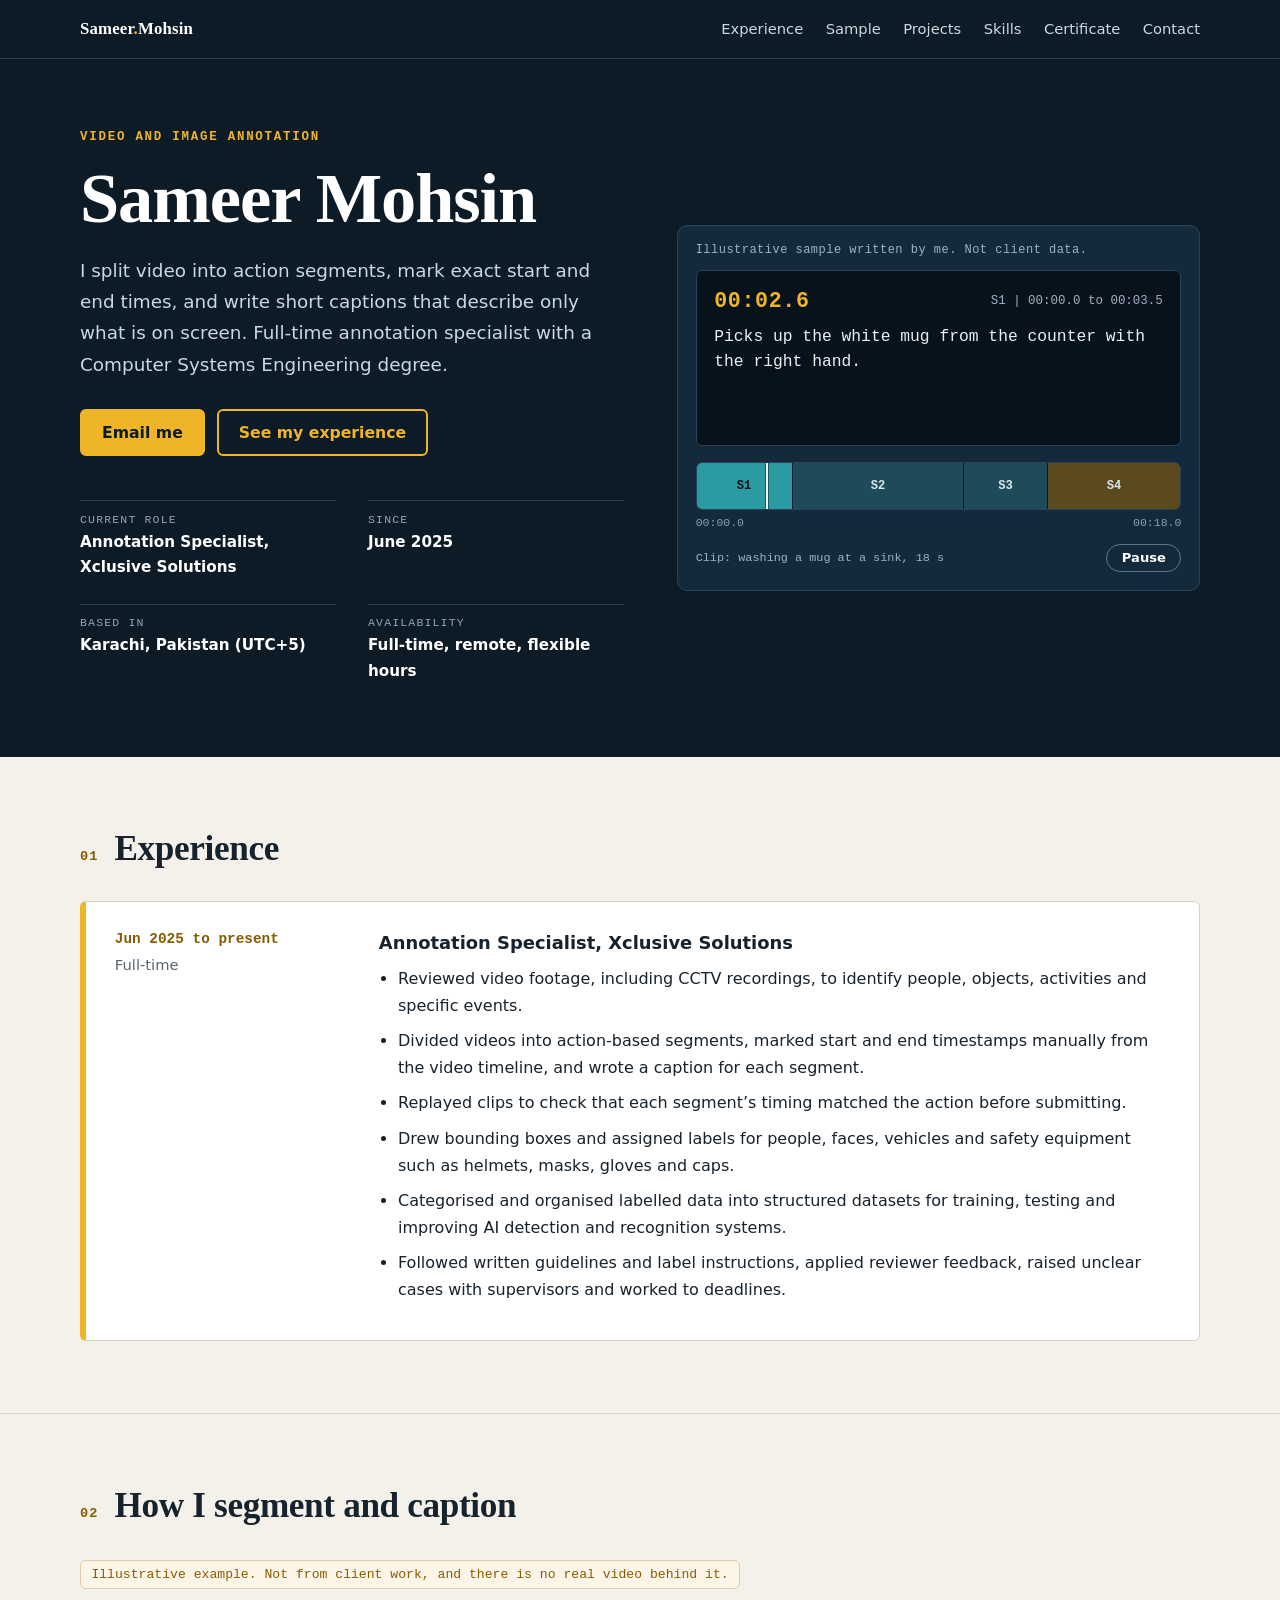
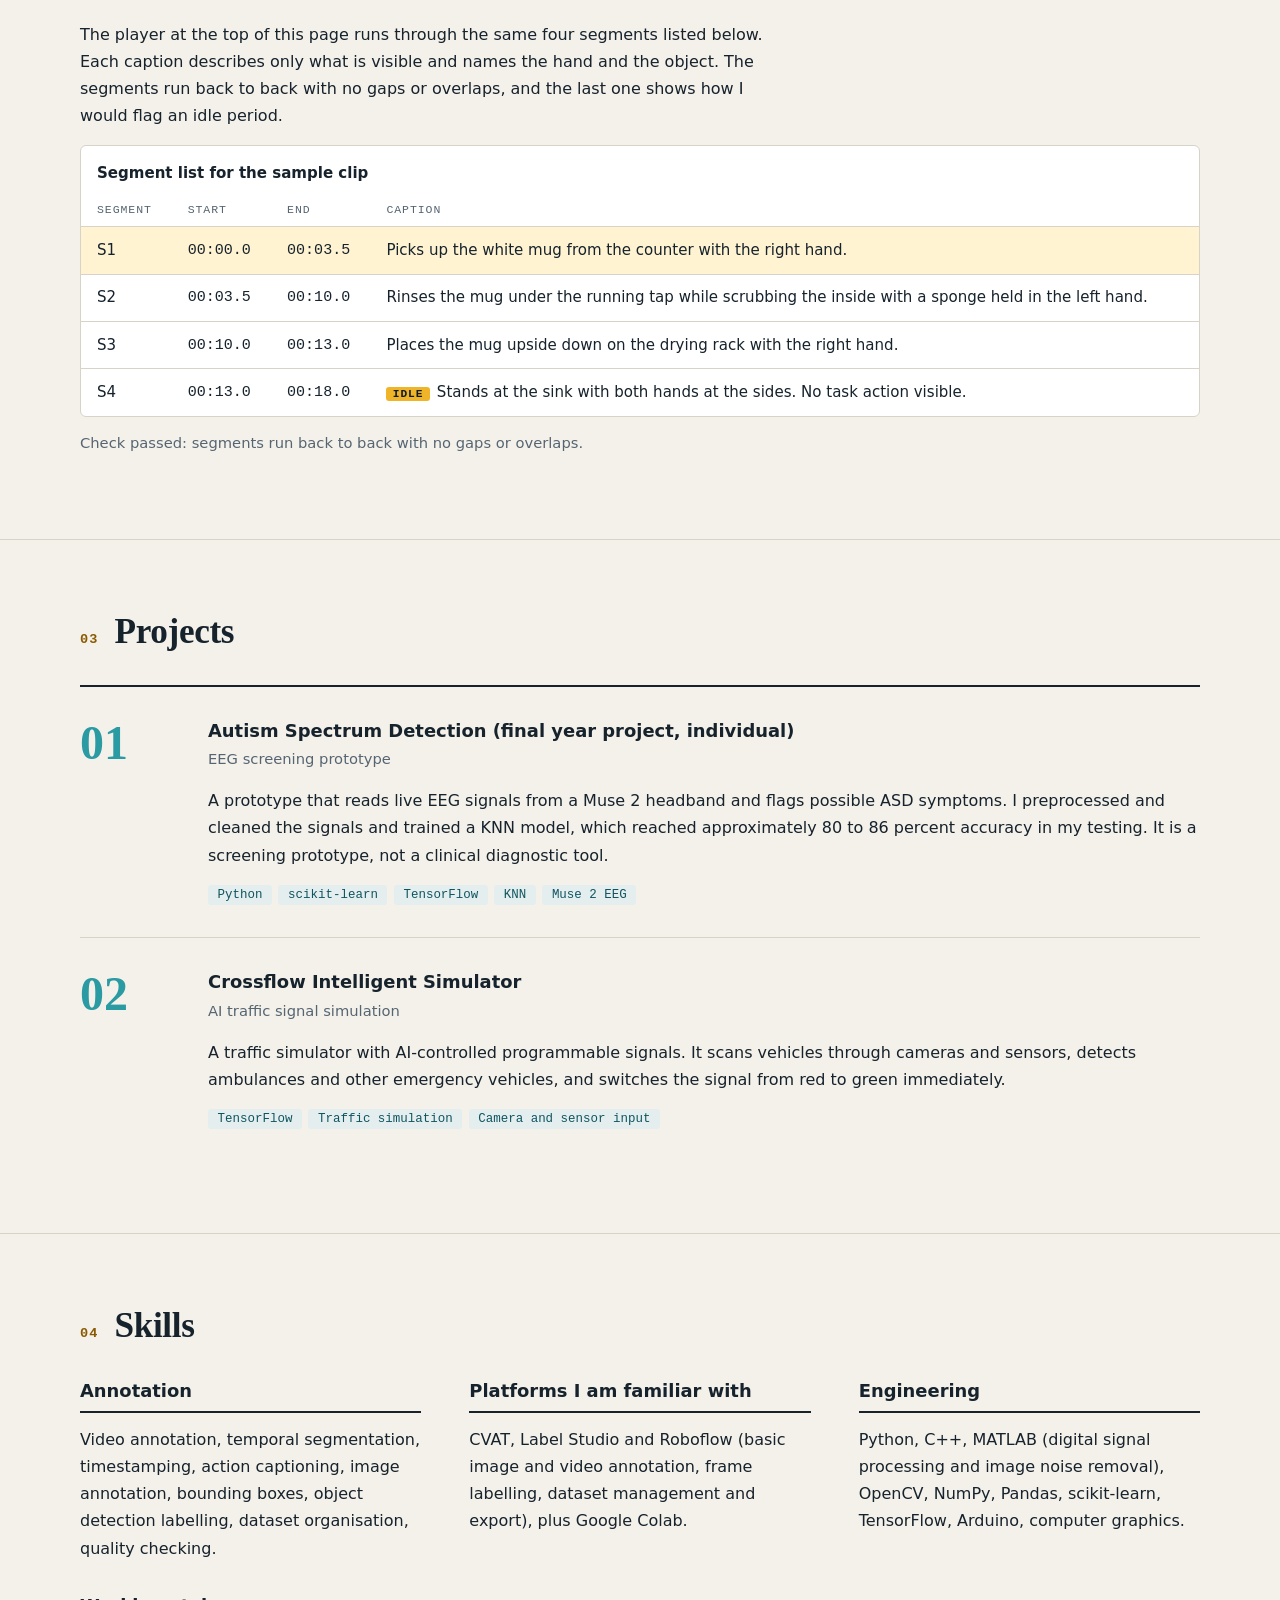
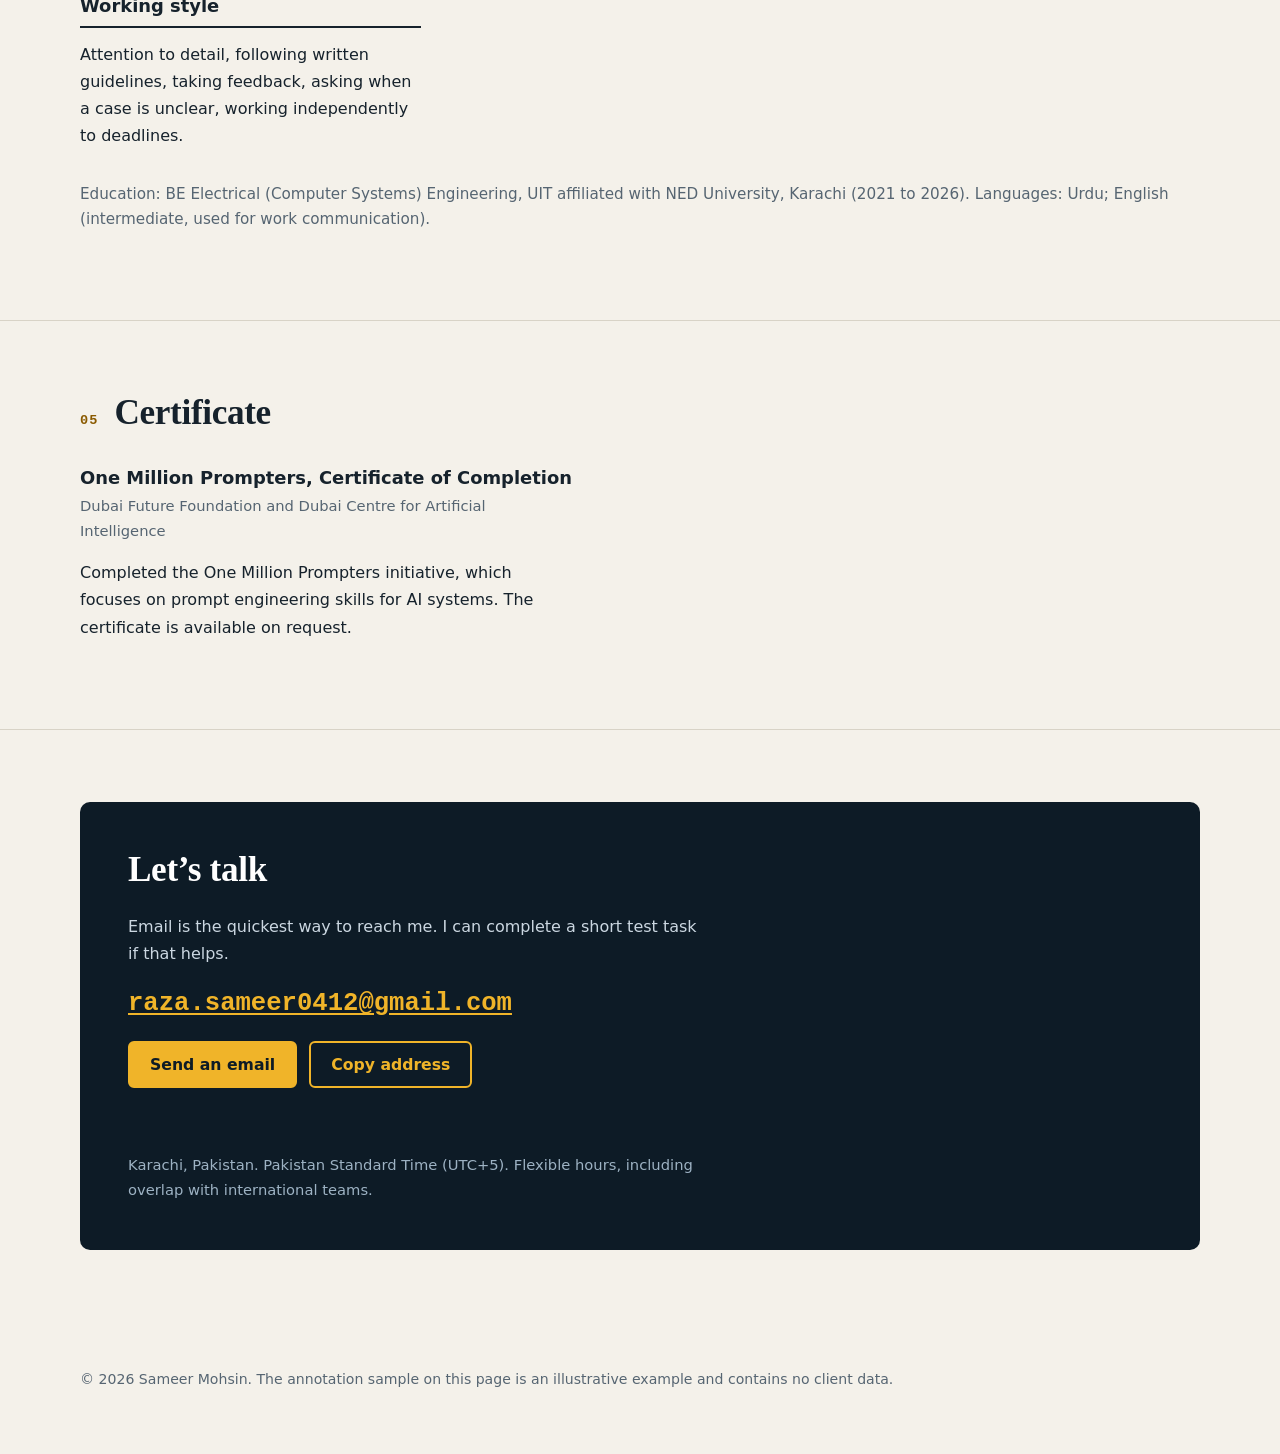
<file: index.html>
<!DOCTYPE html>
<html lang="en">
<head>
  <meta charset="utf-8">
  <meta name="viewport" content="width=device-width, initial-scale=1">
  <title>Sameer Mohsin | Video and Image Annotation Specialist, Karachi</title>
  <meta name="description" content="Portfolio of Sameer Mohsin, a full-time annotation specialist in Karachi. Video segmentation, exact timestamps, action captioning and bounding-box annotation, backed by a Computer Systems Engineering degree.">
  <meta name="author" content="Sameer Mohsin">
  <meta name="robots" content="index, follow">
  <link rel="canonical" href="https://razasameermohsin0412-tech.github.io/">
  <meta property="og:title" content="Sameer Mohsin | Video and Image Annotation Specialist">
  <meta property="og:description" content="Video segmentation, exact timestamps, action captioning and bounding-box annotation.">
  <meta property="og:type" content="website">
  <meta property="og:url" content="https://razasameermohsin0412-tech.github.io/">
  <meta name="theme-color" content="#0d1b26">
  <link rel="icon" href="favicon.svg" type="image/svg+xml">
  <link rel="stylesheet" href="style.css">
  <script type="application/ld+json">
  {
    "@context": "https://schema.org",
    "@type": "Person",
    "name": "Sameer Mohsin",
    "jobTitle": "Annotation Specialist",
    "url": "https://razasameermohsin0412-tech.github.io/",
    "worksFor": { "@type": "Organization", "name": "Xclusive Solutions" },
    "address": { "@type": "PostalAddress", "addressLocality": "Karachi", "addressCountry": "PK" },
    "email": "mailto:raza.sameer0412@gmail.com"
  }
  </script>
</head>
<body>
  <a class="skip" href="#main">Skip to main content</a>

  <header class="site-header">
    <div class="wrap">
      <a class="brand" href="#top">Sameer<span>.</span>Mohsin</a>
      <nav class="site-nav" aria-label="Main">
        <ul>
          <li><a href="#experience">Experience</a></li>
          <li><a href="#sample">Sample</a></li>
          <li><a href="#projects">Projects</a></li>
          <li><a href="#skills">Skills</a></li>
          <li><a href="#certificate">Certificate</a></li>
          <li><a href="#contact">Contact</a></li>
        </ul>
      </nav>
    </div>
  </header>

  <main id="main">
    <section class="hero on-dark" id="top" aria-labelledby="hero-title">
      <div class="wrap hero-grid">
        <div>
          <p class="eyebrow">Video and image annotation</p>
          <h1 id="hero-title">Sameer Mohsin</h1>
          <p class="lede">
            I split video into action segments, mark exact start and end times, and write short captions that describe only what is on screen.
            Full-time annotation specialist with a Computer Systems Engineering degree.
          </p>
          <div class="hero-actions">
            <a class="btn btn-primary" href="mailto:raza.sameer0412@gmail.com?subject=Annotation%20work">Email me</a>
            <a class="btn btn-ghost" href="#experience">See my experience</a>
          </div>
          <dl class="facts">
            <div><dt>Current role</dt><dd>Annotation Specialist, Xclusive Solutions</dd></div>
            <div><dt>Since</dt><dd>June 2025</dd></div>
            <div><dt>Based in</dt><dd>Karachi, Pakistan (UTC+5)</dd></div>
            <div><dt>Availability</dt><dd>Full-time, remote, flexible hours</dd></div>
          </dl>
        </div>

        <div class="player" role="group" aria-label="Illustrative annotation sample">
          <p class="player-tag">Illustrative sample written by me. Not client data.</p>
          <div class="screen">
            <div class="screen-top">
              <span class="clock" id="clock">00:00.0</span>
              <span class="seg-name" id="seg-name"></span>
            </div>
            <p class="cap" id="cap"></p>
          </div>
          <div class="track" id="track" role="group" aria-label="Segments on the clip timeline">
            <div class="playhead" id="playhead" aria-hidden="true"></div>
          </div>
          <div class="ticks" aria-hidden="true"><span>00:00.0</span><span id="tick-end"></span></div>
          <div class="controls">
            <small>Clip: washing a mug at a sink, 18 s</small>
            <button type="button" class="pill-btn" id="toggle" aria-label="Pause the sample">Pause</button>
          </div>
        </div>
      </div>
    </section>

    <section class="block" id="experience" aria-labelledby="exp-title">
      <div class="wrap">
        <div class="sec-head"><span class="sec-no">01</span><h2 id="exp-title">Experience</h2></div>
        <article class="role">
          <div>
            <p class="role-date">Jun 2025 to present</p>
            <p class="role-co">Full-time</p>
          </div>
          <div>
            <h3>Annotation Specialist, Xclusive Solutions</h3>
            <ul class="tight">
              <li>Reviewed video footage, including CCTV recordings, to identify people, objects, activities and specific events.</li>
              <li>Divided videos into action-based segments, marked start and end timestamps manually from the video timeline, and wrote a caption for each segment.</li>
              <li>Replayed clips to check that each segment’s timing matched the action before submitting.</li>
              <li>Drew bounding boxes and assigned labels for people, faces, vehicles and safety equipment such as helmets, masks, gloves and caps.</li>
              <li>Categorised and organised labelled data into structured datasets for training, testing and improving AI detection and recognition systems.</li>
              <li>Followed written guidelines and label instructions, applied reviewer feedback, raised unclear cases with supervisors and worked to deadlines.</li>
            </ul>
          </div>
        </article>
      </div>
    </section>

    <section class="block" id="sample" aria-labelledby="sample-title">
      <div class="wrap">
        <div class="sec-head"><span class="sec-no">02</span><h2 id="sample-title">How I segment and caption</h2></div>
        <p class="sample-note">Illustrative example. Not from client work, and there is no real video behind it.</p>
        <p style="max-width:44rem">
          The player at the top of this page runs through the same four segments listed below. Each caption describes only what is visible and names the hand and the object.
          The segments run back to back with no gaps or overlaps, and the last one shows how I would flag an idle period.
        </p>
        <div class="tbl-wrap">
          <table>
            <caption>Segment list for the sample clip</caption>
            <thead><tr><th scope="col">Segment</th><th scope="col">Start</th><th scope="col">End</th><th scope="col">Caption</th></tr></thead>
            <tbody id="segment-rows"></tbody>
          </table>
        </div>
        <p class="meta" id="tile-status" role="status" style="margin-top:.8rem"></p>
        <noscript><p>This sample needs JavaScript. In short: four back-to-back segments at 0.0 to 3.5, 3.5 to 10.0, 10.0 to 13.0 and 13.0 to 18.0 seconds, the last one flagged idle.</p></noscript>
      </div>
    </section>

    <section class="block" id="projects" aria-labelledby="proj-title">
      <div class="wrap">
        <div class="sec-head"><span class="sec-no">03</span><h2 id="proj-title">Projects</h2></div>
        <article class="project">
          <div class="proj-no" aria-hidden="true">01</div>
          <div>
            <h3>Autism Spectrum Detection (final year project, individual)</h3>
            <p class="meta">EEG screening prototype</p>
            <p>
              A prototype that reads live EEG signals from a Muse 2 headband and flags possible ASD symptoms.
              I preprocessed and cleaned the signals and trained a KNN model, which reached approximately 80 to 86 percent accuracy in my testing.
              It is a screening prototype, not a clinical diagnostic tool.
            </p>
            <ul class="tags"><li>Python</li><li>scikit-learn</li><li>TensorFlow</li><li>KNN</li><li>Muse 2 EEG</li></ul>
          </div>
        </article>
        <article class="project">
          <div class="proj-no" aria-hidden="true">02</div>
          <div>
            <h3>Crossflow Intelligent Simulator</h3>
            <p class="meta">AI traffic signal simulation</p>
            <p>
              A traffic simulator with AI-controlled programmable signals. It scans vehicles through cameras and sensors, detects ambulances and other emergency vehicles,
              and switches the signal from red to green immediately.
            </p>
            <ul class="tags"><li>TensorFlow</li><li>Traffic simulation</li><li>Camera and sensor input</li></ul>
          </div>
        </article>
      </div>
    </section>

    <section class="block" id="skills" aria-labelledby="skills-title">
      <div class="wrap">
        <div class="sec-head"><span class="sec-no">04</span><h2 id="skills-title">Skills</h2></div>
        <div class="skills">
          <div>
            <h3>Annotation</h3>
            <p>Video annotation, temporal segmentation, timestamping, action captioning, image annotation, bounding boxes, object detection labelling, dataset organisation, quality checking.</p>
          </div>
          <div>
            <h3>Platforms I am familiar with</h3>
            <p>CVAT, Label Studio and Roboflow (basic image and video annotation, frame labelling, dataset management and export), plus Google Colab.</p>
          </div>
          <div>
            <h3>Engineering</h3>
            <p>Python, C++, MATLAB (digital signal processing and image noise removal), OpenCV, NumPy, Pandas, scikit-learn, TensorFlow, Arduino, computer graphics.</p>
          </div>
          <div>
            <h3>Working style</h3>
            <p>Attention to detail, following written guidelines, taking feedback, asking when a case is unclear, working independently to deadlines.</p>
          </div>
        </div>
        <p class="lang">Education: BE Electrical (Computer Systems) Engineering, UIT affiliated with NED University, Karachi (2021 to 2026). Languages: Urdu; English (intermediate, used for work communication).</p>
      </div>
    </section>

    <section class="block" id="certificate" aria-labelledby="cert-title">
      <div class="wrap">
        <div class="sec-head"><span class="sec-no">05</span><h2 id="cert-title">Certificate</h2></div>
        <div class="cert">
          <div>
            <h3>One Million Prompters, Certificate of Completion</h3>
            <p class="meta">Dubai Future Foundation and Dubai Centre for Artificial Intelligence</p>
            <p>Completed the One Million Prompters initiative, which focuses on prompt engineering skills for AI systems. The certificate is available on request.</p>
          </div>
        </div>
      </div>
    </section>

    <section class="block" id="contact" aria-labelledby="contact-title">
      <div class="wrap">
        <div class="contact on-dark">
          <h2 id="contact-title">Let’s talk</h2>
          <p>Email is the quickest way to reach me. I can complete a short test task if that helps.</p>
          <a class="email" href="mailto:raza.sameer0412@gmail.com">raza.sameer0412@gmail.com</a>
          <div class="hero-actions">
            <a class="btn btn-primary" href="mailto:raza.sameer0412@gmail.com?subject=Annotation%20work">Send an email</a>
            <button type="button" class="btn btn-ghost" id="copy-email" hidden>Copy address</button>
          </div>
          <p class="copy-status" id="copy-status" role="status"></p>
          <p class="meta">Karachi, Pakistan. Pakistan Standard Time (UTC+5). Flexible hours, including overlap with international teams.</p>
        </div>
      </div>
    </section>
  </main>

  <footer>
    <div class="wrap"><p>&copy; 2026 Sameer Mohsin. The annotation sample on this page is an illustrative example and contains no client data.</p></div>
  </footer>

  <script src="script.js"></script>
</body>
</html>
</file>
<file: style.css>
:root {
  --ink: #0d1b26;
  --ink-2: #14293a;
  --ink-line: #27425a;
  --paper: #f4f1ea;
  --card: #ffffff;
  --text: #16222c;
  --muted: #566572;
  --line: #d8d3c7;
  --amber: #f0b429;
  --amber-deep: #8a5a00;
  --teal: #2a9aa3;
  --teal-deep: #0f5560;
  --radius: 6px;
  --serif: Georgia, "Times New Roman", serif;
  --sans: system-ui, -apple-system, "Segoe UI", Roboto, Arial, sans-serif;
  --mono: ui-monospace, "SFMono-Regular", Consolas, "Liberation Mono", monospace;
}

* { box-sizing: border-box; }
html { scroll-behavior: smooth; scroll-padding-top: 4.5rem; }
@media (prefers-reduced-motion: reduce) { html { scroll-behavior: auto; } * { transition: none !important; animation: none !important; } }

body { margin: 0; background: var(--paper); color: var(--text); font: 1rem/1.7 var(--sans); }
a { color: var(--teal-deep); text-underline-offset: 3px; }
a:hover { text-decoration-thickness: 2px; }
:focus-visible { outline: 3px solid var(--amber); outline-offset: 3px; }
.on-dark :focus-visible, .site-header :focus-visible { outline-color: var(--amber); }

.skip { position: absolute; left: 1rem; top: -4rem; background: var(--amber); color: var(--ink); padding: .6rem 1rem; border-radius: var(--radius); z-index: 20; font-weight: 700; }
.skip:focus { top: 1rem; }
.wrap { width: min(100% - 2.5rem, 70rem); margin-inline: auto; }

/* Header */
.site-header { position: sticky; top: 0; z-index: 10; background: var(--ink); border-bottom: 1px solid var(--ink-line); }
.site-header .wrap { display: flex; align-items: center; justify-content: space-between; gap: 1rem; min-height: 3.6rem; flex-wrap: wrap; }
.brand { font: 700 1.05rem var(--serif); color: #fff; text-decoration: none; letter-spacing: .01em; }
.brand span { color: var(--amber); }
.site-nav ul { list-style: none; display: flex; gap: .4rem 1.4rem; margin: 0; padding: 0; flex-wrap: wrap; }
.site-nav a { color: #cdd8e1; text-decoration: none; font-size: .92rem; padding: .3rem 0; border-bottom: 2px solid transparent; }
.site-nav a:hover { color: #fff; border-bottom-color: var(--amber); }

/* Hero */
.hero { background: var(--ink); color: #e7eef4; padding: 4.5rem 0 4.5rem; }
.hero-grid { display: grid; gap: 3rem; align-items: center; grid-template-columns: 1fr; }
@media (min-width: 62rem) { .hero-grid { grid-template-columns: 1.05fr 1fr; } }
.eyebrow { font: 600 .78rem/1 var(--mono); letter-spacing: .14em; text-transform: uppercase; color: var(--amber); margin: 0 0 1.2rem; }
h1 { font: 700 clamp(2.6rem, 6vw, 4.4rem)/1.04 var(--serif); margin: 0 0 1.2rem; color: #fff; letter-spacing: -.015em; }
.lede { font-size: 1.15rem; max-width: 34rem; margin: 0 0 1.8rem; color: #cbd7e1; }
.hero-actions { display: flex; flex-wrap: wrap; gap: .75rem; }
.btn { display: inline-block; padding: .75rem 1.25rem; border-radius: var(--radius); font: 700 .98rem var(--sans); text-decoration: none; border: 2px solid var(--amber); cursor: pointer; transition: background .15s, color .15s; }
.btn-primary { background: var(--amber); color: var(--ink); }
.btn-primary:hover { background: #ffd067; }
.btn-ghost { background: transparent; color: var(--amber); }
.btn-ghost:hover { background: rgba(240,180,41,.12); }
.btn-dark { background: var(--ink); color: #fff; border-color: var(--ink); }
.btn-dark:hover { background: var(--ink-2); }
.btn-line { background: transparent; color: var(--ink); border-color: var(--ink); }
.btn-line:hover { background: rgba(13,27,38,.07); }

.facts { display: grid; grid-template-columns: repeat(2, 1fr); gap: 1.4rem 2rem; margin: 2.8rem 0 0; padding: 0; max-width: 34rem; }
.facts div { border-top: 1px solid var(--ink-line); padding-top: .7rem; }
.facts dt { font: .72rem var(--mono); color: #8fa4b5; text-transform: uppercase; letter-spacing: .1em; }
.facts dd { margin: .25rem 0 0; font-weight: 600; color: #fff; font-size: .95rem; }

/* Player (signature element) */
.player { background: var(--ink-2); border: 1px solid var(--ink-line); border-radius: 10px; padding: 1.1rem; box-shadow: 0 1px 0 rgba(255,255,255,.04) inset; }
.player-tag { margin: 0 0 .8rem; font: .75rem var(--mono); color: #9db2c3; letter-spacing: .04em; }
.screen { background: #08121a; border: 1px solid var(--ink-line); border-radius: var(--radius); padding: 1.1rem 1.1rem 1.2rem; min-height: 11rem; display: flex; flex-direction: column; gap: .7rem; }
.screen-top { display: flex; align-items: center; justify-content: space-between; gap: .8rem; }
.clock { font: 600 1.35rem var(--mono); color: var(--amber); letter-spacing: .03em; }
.seg-name { font: .78rem var(--mono); color: #9db2c3; }
.flag { font: 700 .7rem var(--mono); text-transform: uppercase; letter-spacing: .08em; color: var(--ink); background: var(--amber); border-radius: 3px; padding: .08rem .4rem; margin-right: .45rem; }
.cap { margin: 0; font: 1.02rem/1.55 var(--mono); color: #eaf1f6; }
.track { position: relative; display: flex; height: 3rem; margin: 1rem 0 .4rem; border: 1px solid var(--ink-line); border-radius: var(--radius); overflow: hidden; background: #0b1822; }
.track button { border: 0; border-right: 1px solid var(--ink); background: #1f4a5a; color: #d7e6ee; font: 700 .76rem var(--mono); cursor: pointer; padding: 0 .2rem; transition: background .15s; }
.track button:last-of-type { border-right: 0; }
.track button[data-idle="true"] { background: #5a4a1d; }
.track button[aria-pressed="true"] { background: var(--teal); color: #04161a; }
.track button[data-idle="true"][aria-pressed="true"] { background: var(--amber); color: var(--ink); }
.playhead { position: absolute; top: 0; bottom: 0; width: 2px; background: #fff; pointer-events: none; box-shadow: 0 0 0 1px rgba(0,0,0,.4); }
.ticks { display: flex; justify-content: space-between; font: .72rem var(--mono); color: #86a0b3; }
.controls { display: flex; justify-content: space-between; align-items: center; gap: 1rem; margin-top: .9rem; flex-wrap: wrap; }
.controls small { font: .74rem var(--mono); color: #9db2c3; }
.pill-btn { background: transparent; color: #fff; border: 1px solid #5a7890; border-radius: 999px; padding: .35rem .9rem; font: 600 .82rem var(--sans); cursor: pointer; }
.pill-btn:hover { background: rgba(255,255,255,.08); }

/* Sections */
section.block { padding: 4.5rem 0; border-bottom: 1px solid var(--line); }
section.block:last-of-type { border-bottom: 0; }
.sec-head { display: flex; align-items: baseline; gap: 1rem; margin: 0 0 2rem; }
.sec-no { font: 600 .85rem var(--mono); color: var(--amber-deep); letter-spacing: .08em; }
h2 { font: 700 clamp(1.7rem, 3.2vw, 2.2rem)/1.15 var(--serif); margin: 0; letter-spacing: -.01em; }
h3 { font: 700 1.12rem/1.35 var(--sans); margin: 0 0 .2rem; }
.meta { color: var(--muted); font-size: .92rem; margin: 0 0 .8rem; }
ul.tight { padding-left: 1.2rem; margin: .6rem 0 0; }
ul.tight li { margin-bottom: .5rem; }

/* Experience */
.role { display: grid; gap: 1.5rem; grid-template-columns: 1fr; background: var(--card); border: 1px solid var(--line); border-left: 6px solid var(--amber); border-radius: var(--radius); padding: 1.8rem; }
@media (min-width: 52rem) { .role { grid-template-columns: 15rem 1fr; } }
.role-date { font: 600 .9rem var(--mono); color: var(--amber-deep); margin: 0; }
.role-co { margin: .3rem 0 0; color: var(--muted); font-size: .92rem; }

/* Sample table */
.sample-note { display: inline-block; font: .82rem var(--mono); color: var(--amber-deep); border: 1px solid #e3c9a6; background: #fdf5e8; border-radius: var(--radius); padding: .35rem .65rem; margin: 0 0 1rem; }
.tbl-wrap { overflow-x: auto; background: var(--card); border: 1px solid var(--line); border-radius: var(--radius); }
table { width: 100%; border-collapse: collapse; font-size: .94rem; }
caption { text-align: left; font-weight: 700; padding: .9rem 1rem .4rem; }
th, td { text-align: left; padding: .65rem 1rem; border-bottom: 1px solid var(--line); vertical-align: top; }
th { font: .72rem var(--mono); text-transform: uppercase; letter-spacing: .08em; color: var(--muted); }
td.t { font-family: var(--mono); white-space: nowrap; }
tbody tr:last-child td { border-bottom: 0; }
tr.is-active td { background: #fff3d1; }
tr .flag { background: var(--amber); }

/* Projects */
.project { display: grid; gap: .8rem 2rem; grid-template-columns: 1fr; padding: 2rem 0; border-top: 1px solid var(--line); }
.project:first-of-type { border-top: 2px solid var(--text); }
@media (min-width: 52rem) { .project { grid-template-columns: 6rem 1fr; } }
.proj-no { font: 700 3rem/1 var(--serif); color: var(--teal); }
.tags { list-style: none; padding: 0; margin: .9rem 0 0; display: flex; flex-wrap: wrap; gap: .4rem; }
.tags li { font: .78rem var(--mono); background: #e4eeef; color: var(--teal-deep); padding: .2rem .6rem; border-radius: 3px; }

/* Skills */
.skills { display: grid; gap: 2rem 3rem; grid-template-columns: repeat(auto-fit, minmax(16rem, 1fr)); }
.skills h3 { padding-bottom: .5rem; border-bottom: 2px solid var(--text); margin-bottom: .8rem; }
.skills p { margin: 0; }
.lang { margin-top: 2rem; color: var(--muted); font-size: .95rem; }

/* Certificate */
.cert { display: grid; gap: 2rem; align-items: start; }
@media (min-width: 52rem) { .cert { grid-template-columns: 1fr 1.2fr; } }
.cert img { width: 100%; height: auto; border: 1px solid var(--line); border-radius: var(--radius); background: #fff; }

/* Contact */
.contact { background: var(--ink); color: #e7eef4; border-radius: 10px; padding: clamp(1.6rem, 4vw, 3rem); display: grid; gap: 1.4rem; }
.contact h2 { color: #fff; }
.contact p { margin: 0; color: #cbd7e1; max-width: 36rem; }
.email { font: 700 clamp(1.1rem, 3vw, 1.6rem) var(--mono); color: var(--amber); word-break: break-all; }
.contact .meta { color: #9db2c3; }
.copy-status { font: .85rem var(--mono); color: #9fdcd0; min-height: 1.2rem; }

footer { padding: 2rem 0 3rem; color: var(--muted); font-size: .88rem; }

@media print {
  .site-header, .skip, .hero-actions, .controls { display: none; }
  body, .hero, .contact { background: #fff; color: #000; }
  h1, .contact h2, .facts dd { color: #000; }
}
</file>
